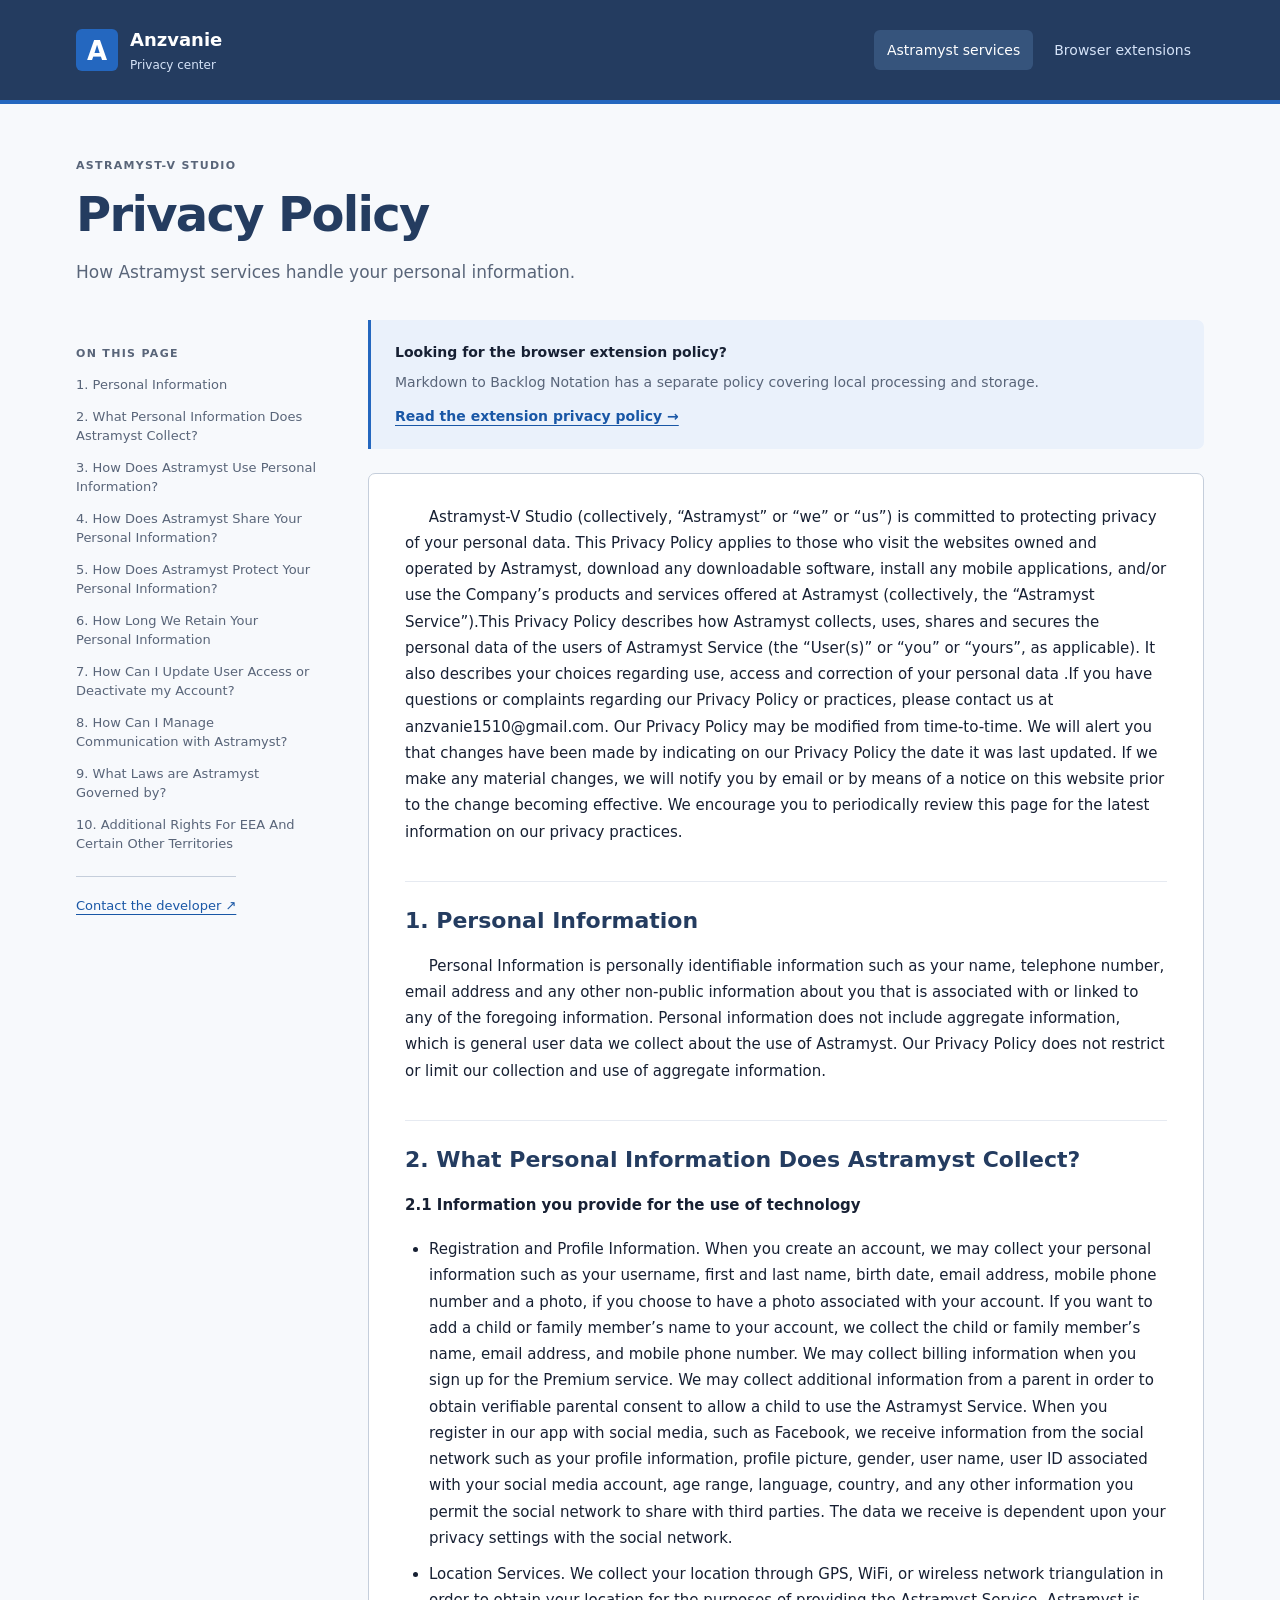
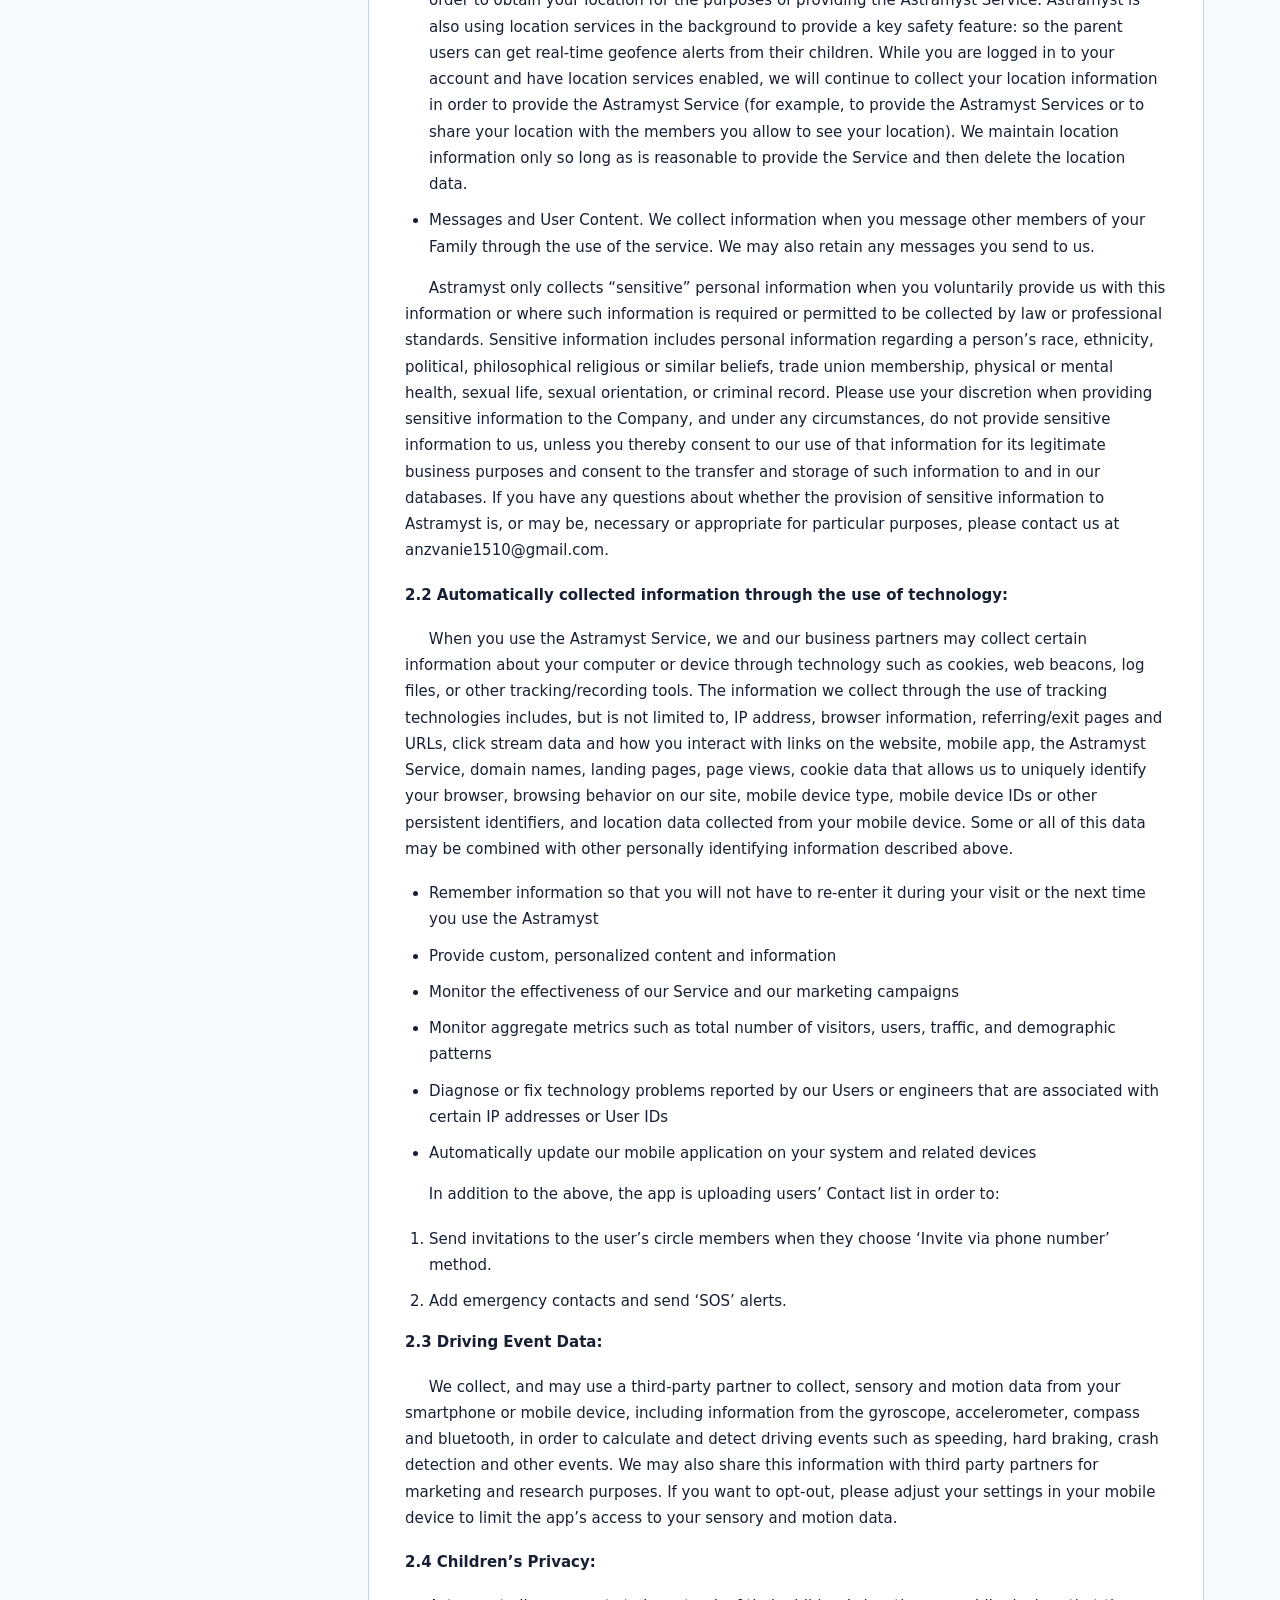
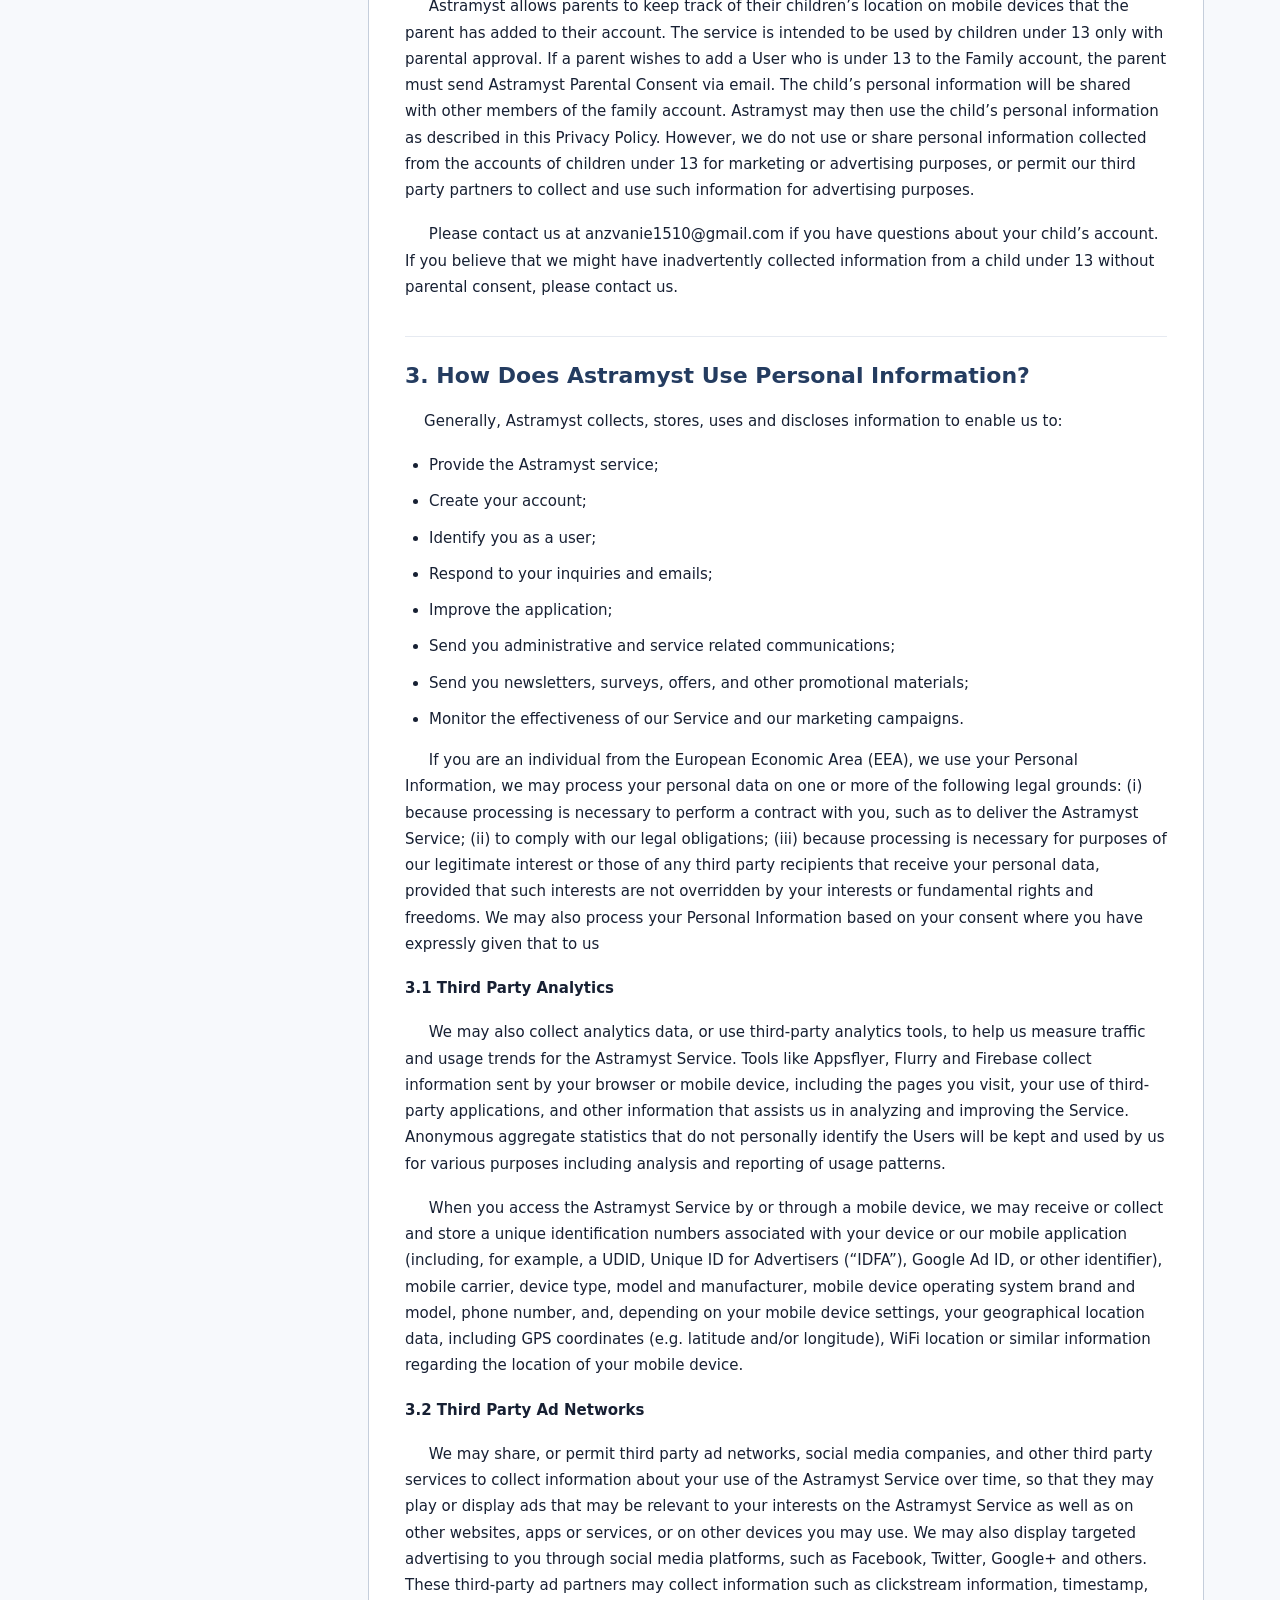
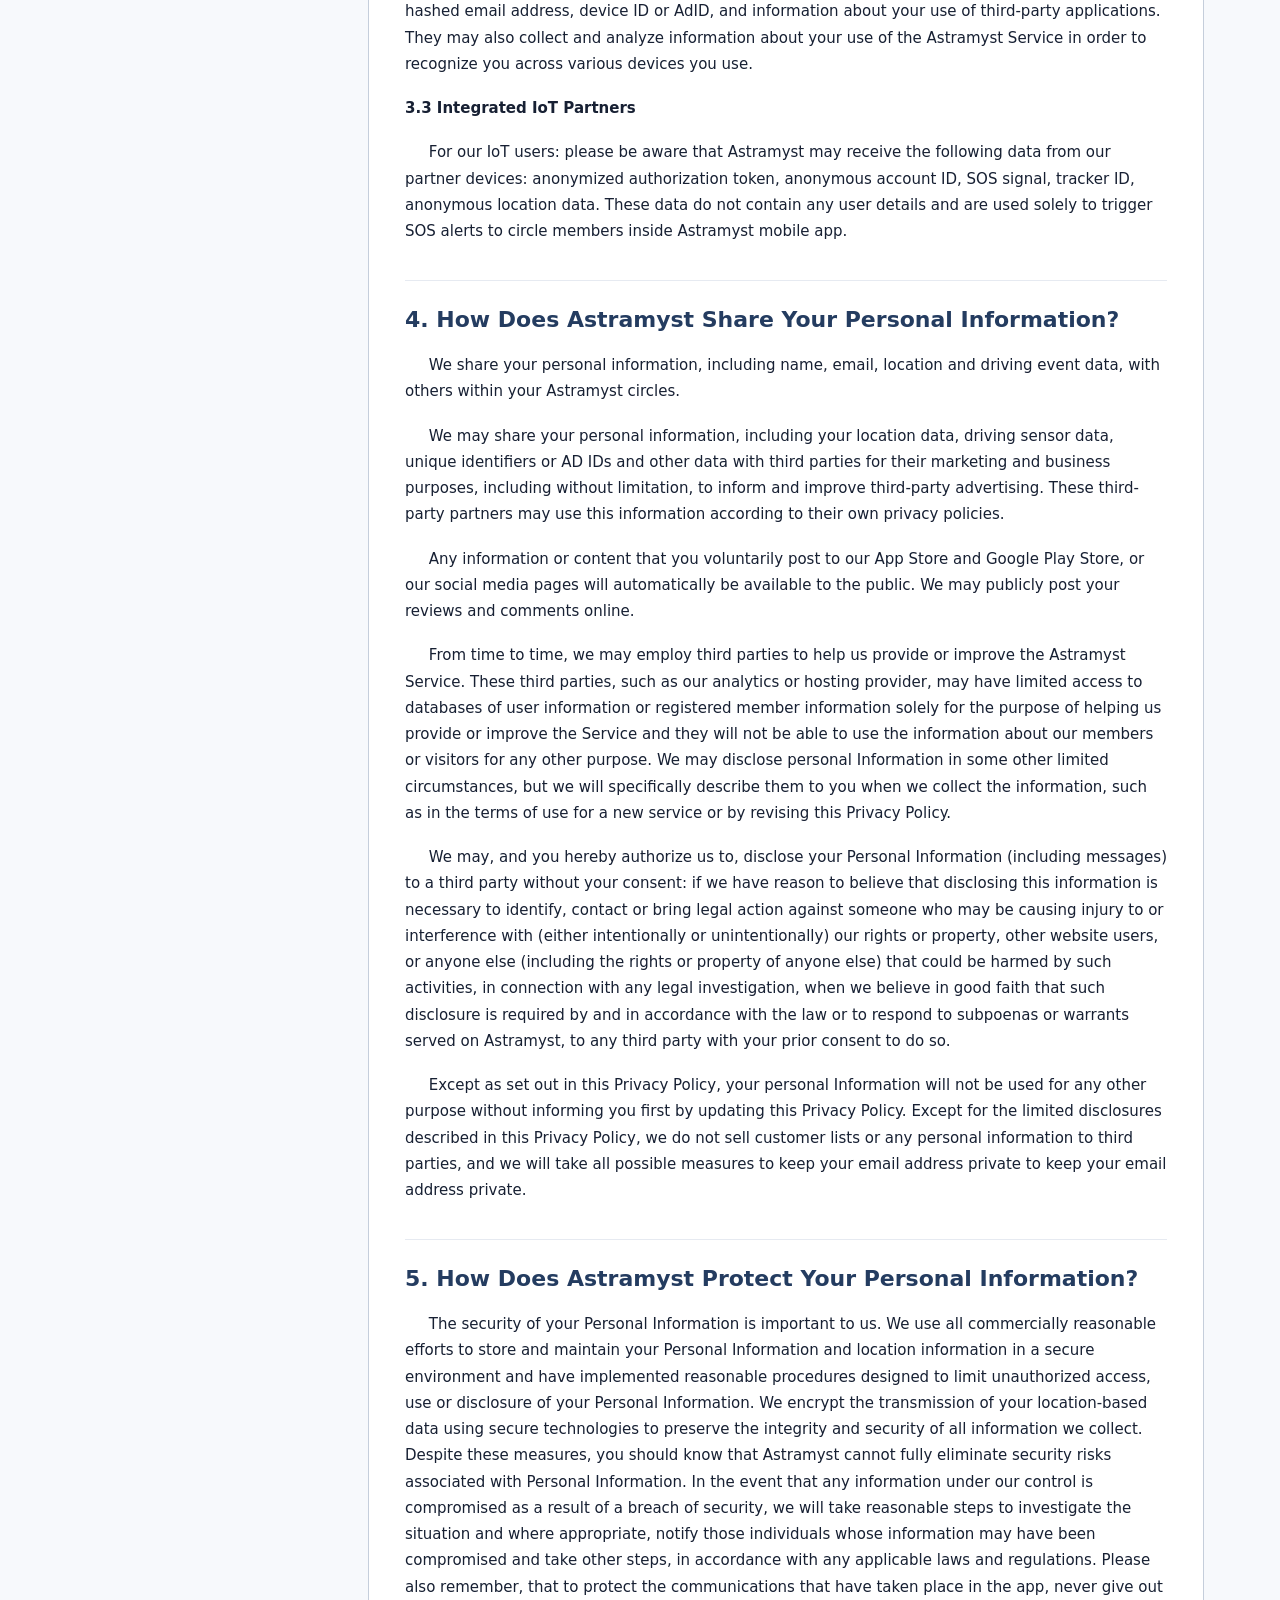
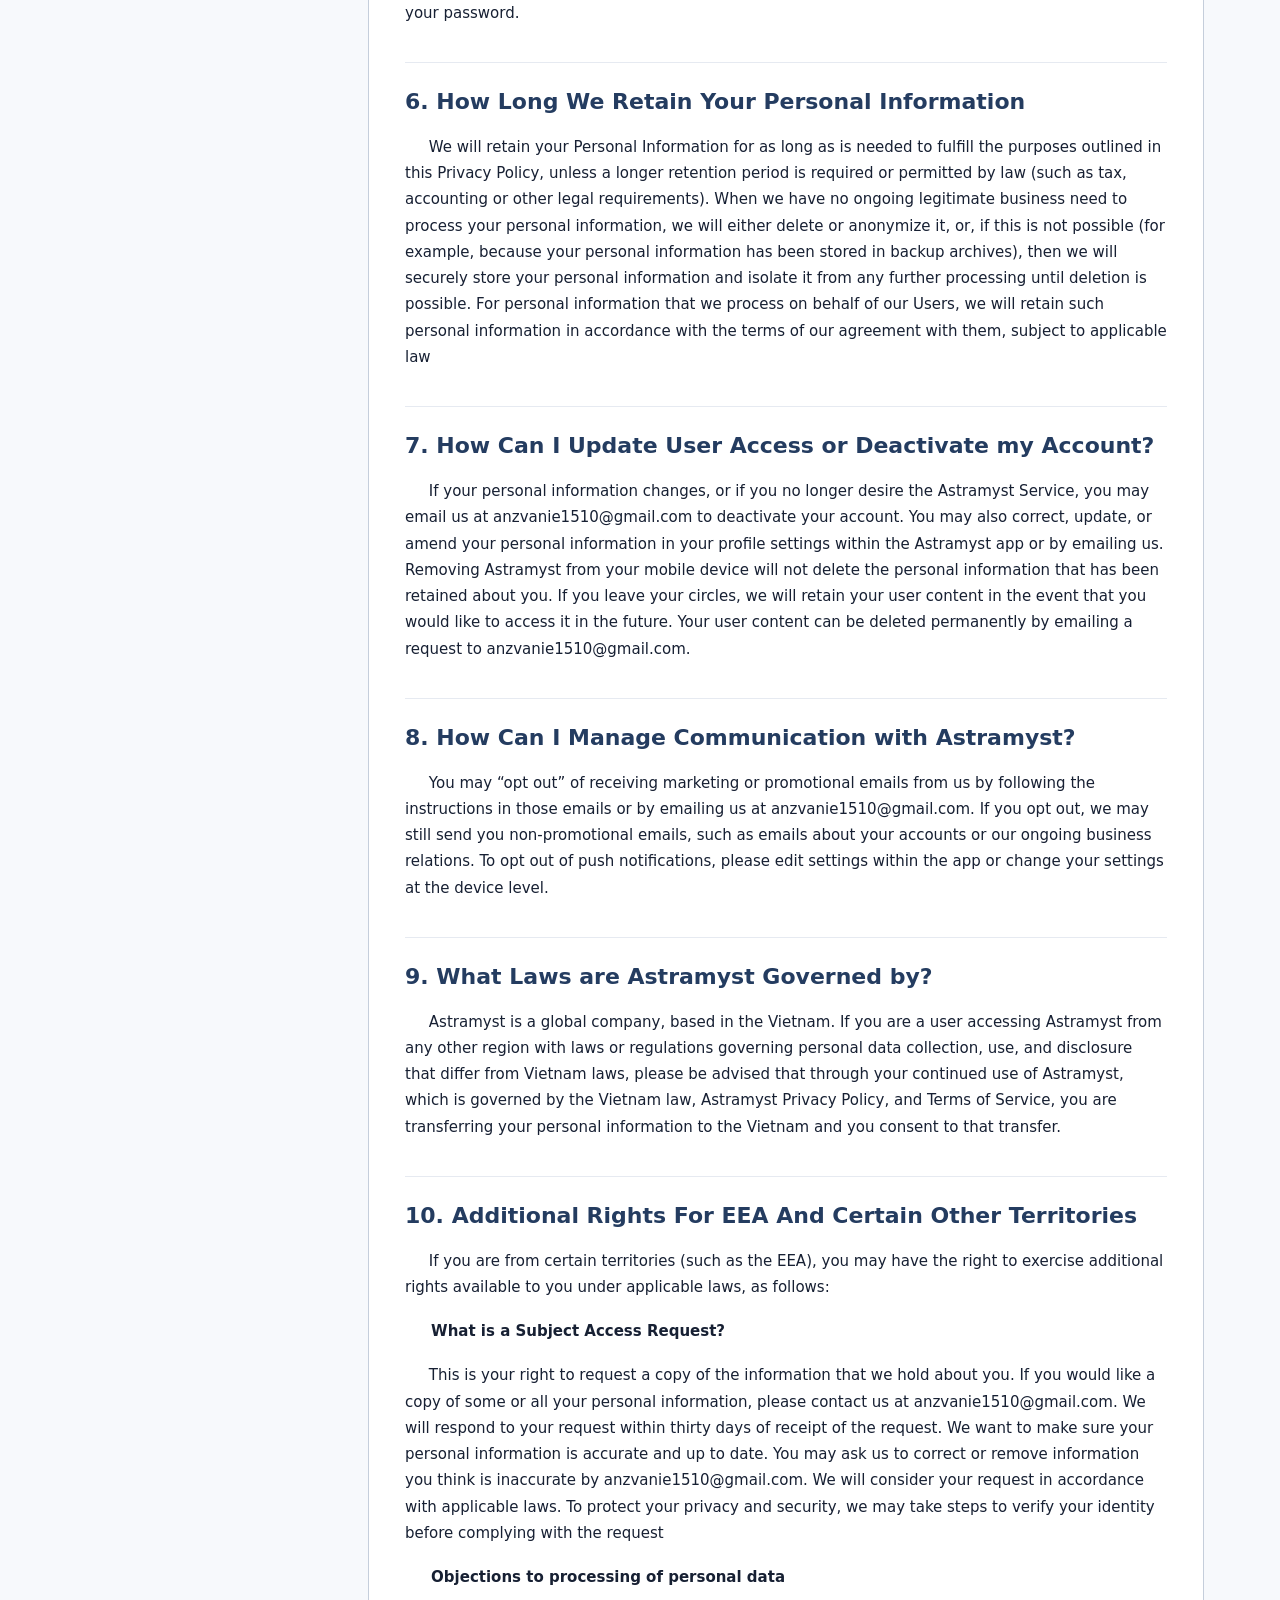
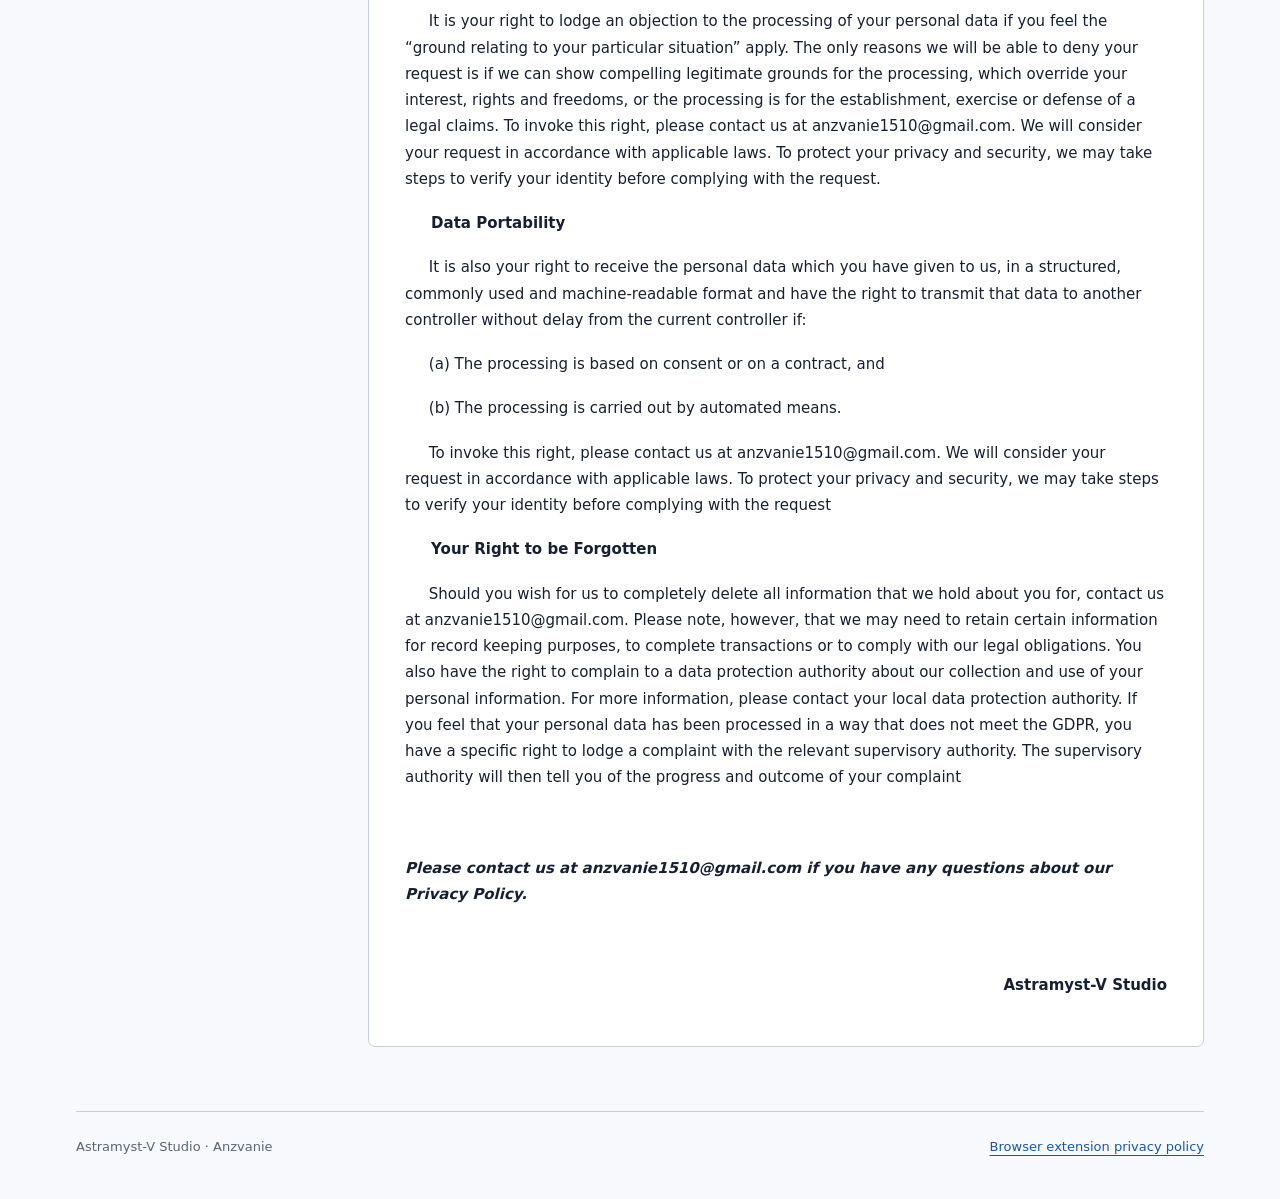
<file: index.html>
<!doctype html>
<html lang="en"><head><meta charset="utf-8"><meta name="viewport" content="width=device-width,initial-scale=1">
<meta name="description" content="Privacy policies for Astramyst services and Anzvanie browser extensions.">
<title>Privacy Policy · Astramyst</title><link rel="stylesheet" href="styles.css"></head><body>
<header class="site-header"><div class="header-inner"><a class="brand" href="./"><span class="brand-mark" aria-hidden="true">A</span><span>Anzvanie <small>Privacy center</small></span></a><nav aria-label="Policies"><a href="./" aria-current="page">Astramyst services</a><a href="extensions/">Browser extensions</a></nav></div></header>
<div class="page-heading"><p class="eyebrow">Astramyst-V Studio</p><h1>Privacy Policy</h1><p>How Astramyst services handle your personal information.</p></div>
<div class="policy-layout"><aside><div class="contents"><p class="eyebrow">On this page</p><nav aria-label="Policy sections"><a href="#section-1">1. Personal Information</a><a href="#section-2">2. What Personal Information Does Astramyst Collect?</a><a href="#section-3">3. How Does Astramyst Use Personal Information?</a><a href="#section-4">4. How Does Astramyst Share Your Personal Information?</a><a href="#section-5">5. How Does Astramyst Protect Your Personal Information?</a><a href="#section-6">6. How Long We Retain Your Personal Information</a><a href="#section-7">7. How Can I Update User Access or Deactivate my Account?</a><a href="#section-8">8. How Can I Manage Communication with Astramyst?</a><a href="#section-9">9. What Laws are Astramyst Governed by?</a><a href="#section-10">10. Additional Rights For EEA And Certain Other Territories</a></nav><a class="contact-link" href="mailto:anzvanie1510@gmail.com">Contact the developer ↗</a></div></aside><main id="main-content">
<div class="scope-note"><strong>Looking for the browser extension policy?</strong><p>Markdown to Backlog Notation has a separate policy covering local processing and storage.</p><a href="extensions/">Read the extension privacy policy →</a></div>
<article class="policy-copy">
<p>&nbsp; &nbsp; &nbsp;Astramyst-V Studio (collectively, “Astramyst” or “we” or “us”) is committed to protecting privacy of your personal data. This Privacy Policy applies to those who visit the websites owned and operated by Astramyst, download any downloadable software, install any mobile applications, and/or use the Company’s products and services offered at Astramyst (collectively, the “Astramyst Service”).This Privacy Policy describes how Astramyst collects, uses, shares and secures the personal data of the users of Astramyst Service (the “User(s)” or “you” or “yours”, as applicable). It also describes your choices regarding use, access and correction of your personal data .If you have questions or complaints regarding our Privacy Policy or practices, please contact us at anzvanie1510@gmail.com. Our Privacy Policy may be modified from time-to-time. We will alert you that changes have been made by indicating on our Privacy Policy the date it was last updated. If we make any material changes, we will notify you by email or by means of a notice on this website prior to the change becoming effective. We encourage you to periodically review this page for the latest information on our privacy practices.</p>
<h3 id="section-1">1.&nbsp;<strong>Personal Information</strong></h3>
<p>&nbsp; &nbsp; &nbsp;Personal Information is personally identifiable information such as your name, telephone number, email address and any other non-public information about you that is associated with or linked to any of the foregoing information. Personal information does not include aggregate information, which is general user data we collect about the use of Astramyst. Our Privacy Policy does not restrict or limit our collection and use of aggregate information.</p>
<h3 id="section-2">2.&nbsp;<strong>What Personal Information Does Astramyst Collect?</strong></h3>
<p><strong>2.1 Information you provide for the use of technology</strong></p>
<ul>
<li>Registration and Profile Information. When you create an account, we may collect your personal information such as your username, first and last name, birth date, email address, mobile phone number and a photo, if you choose to have a photo associated with your account. If you want to add a child or family member’s name to your account, we collect the child or family member’s name, email address, and mobile phone number. We may collect billing information when you sign up for the Premium service. We may collect additional information from a parent in order to obtain verifiable parental consent to allow a child to use the Astramyst Service. When you register in our app with social media, such as Facebook, we receive information from the social network such as your profile information, profile picture, gender, user name, user ID associated with your social media account, age range, language, country, and any other information you permit the social network to share with third parties. The data we receive is dependent upon your privacy settings with the social network.</li>
<li>Location Services. We collect your location through GPS, WiFi, or wireless network triangulation in order to obtain your location for the purposes of providing the Astramyst Service. Astramyst is also using location services in the background to provide a key safety feature: so the parent users can get real-time geofence alerts from their children. While you are logged in to your account and have location services enabled, we will continue to collect your location information in order to provide the Astramyst Service (for example, to provide the Astramyst Services or to share your location with the members you allow to see your location). We maintain location information only so long as is reasonable to provide the Service and then delete the location data.</li>
<li>Messages and User Content. We collect information when you message other members of your Family through the use of the service. We may also retain any messages you send to us.</li>
</ul>
<p>&nbsp; &nbsp; &nbsp;Astramyst only collects “sensitive” personal information when you voluntarily provide us with this information or where such information is required or permitted to be collected by law or professional standards. Sensitive information includes personal information regarding a person’s race, ethnicity, political, philosophical religious or similar beliefs, trade union membership, physical or mental health, sexual life, sexual orientation, or criminal record. Please use your discretion when providing sensitive information to the Company, and under any circumstances, do not provide sensitive information to us, unless you thereby consent to our use of that information for its legitimate business purposes and consent to the transfer and storage of such information to and in our databases. If you have any questions about whether the provision of sensitive information to Astramyst is, or may be, necessary or appropriate for particular purposes, please contact us at anzvanie1510@gmail.com.</p>
<p><strong>2.2 Automatically collected information through the use of technology:</strong></p>
<p>&nbsp; &nbsp; &nbsp;When you use the Astramyst Service, we and our business partners may collect certain information about your computer or device through technology such as cookies, web beacons, log files, or other tracking/recording tools. The information we collect through the use of tracking technologies includes, but is not limited to, IP address, browser information, referring/exit pages and URLs, click stream data and how you interact with links on the website, mobile app, the Astramyst Service, domain names, landing pages, page views, cookie data that allows us to uniquely identify your browser, browsing behavior on our site, mobile device type, mobile device IDs or other persistent identifiers, and location data collected from your mobile device. Some or all of this data may be combined with other personally identifying information described above.</p>
<ul>
<li>Remember information so that you will not have to re-enter it during your visit or the next time you use the Astramyst</li>
<li>Provide custom, personalized content and information</li>
<li>Monitor the effectiveness of our Service and our marketing campaigns</li>
<li>Monitor aggregate metrics such as total number of visitors, users, traffic, and demographic patterns</li>
<li>Diagnose or fix technology problems reported by our Users or engineers that are associated with certain IP addresses or User IDs</li>
<li>Automatically update our mobile application on your system and related devices</li>
</ul>
<p>&nbsp; &nbsp; &nbsp;In addition to the above, the app is uploading users’ Contact list in order to:</p>
<ol>
<li>Send invitations to the user’s circle members when they choose ‘Invite via phone number’ method.</li>
<li>Add emergency contacts and send ‘SOS’ alerts.</li>
</ol>
<p><strong>2.3 Driving Event Data:</strong></p>
<p>&nbsp; &nbsp; &nbsp;We collect, and may use a third-party partner to collect, sensory and motion data from your smartphone or mobile device, including information from the gyroscope, accelerometer, compass and bluetooth, in order to calculate and detect driving events such as speeding, hard braking, crash detection and other events. We may also share this information with third party partners for marketing and research purposes. If you want to opt-out, please adjust your settings in your mobile device to limit the app’s access to your sensory and motion data.</p>
<p><strong>2.4 Children’s Privacy:</strong></p>
<p>&nbsp; &nbsp; &nbsp;Astramyst allows parents to keep track of their children’s location on mobile devices that the parent has added to their account. The service is intended to be used by children under 13 only with parental approval. If a parent wishes to add a User who is under 13 to the Family account, the parent must send Astramyst Parental Consent via email. The child’s personal information will be shared with other members of the family account. Astramyst may then use the child’s personal information as described in this Privacy Policy. However, we do not use or share personal information collected from the accounts of children under 13 for marketing or advertising purposes, or permit our third party partners to collect and use such information for advertising purposes.</p>
<p>&nbsp; &nbsp; &nbsp;Please contact us at anzvanie1510@gmail.com if you have questions about your child’s account. If you believe that we might have inadvertently collected information from a child under 13 without parental consent, please contact us.</p>
<h3 id="section-3">3.&nbsp;<strong>How Does Astramyst Use Personal Information?</strong></h3>
<p>&nbsp; &nbsp; Generally, Astramyst collects, stores, uses and discloses information to enable us to:</p>
<ul>
<li>Provide the Astramyst service;</li>
<li>Create your account;</li>
<li>Identify you as a user;</li>
<li>Respond to your inquiries and emails;</li>
<li>Improve the application;</li>
<li>Send you administrative and service related communications;</li>
<li>Send you newsletters, surveys, offers, and other promotional materials;</li>
<li>Monitor the effectiveness of our Service and our marketing campaigns.</li>
</ul>
<p>&nbsp; &nbsp; &nbsp;If you are an individual from the European Economic Area (EEA), we use your Personal Information, we may process your personal data on one or more of the following legal grounds: (i) because processing is necessary to perform a contract with you, such as to deliver the Astramyst Service; (ii) to comply with our legal obligations; (iii) because processing is necessary for purposes of our legitimate interest or those of any third party recipients that receive your personal data, provided that such interests are not overridden by your interests or fundamental rights and freedoms. We may also process your Personal Information based on your consent where you have expressly given that to us</p>
<p><strong>3.1 Third Party Analytics</strong></p>
<p>&nbsp; &nbsp; &nbsp;We may also collect analytics data, or use third-party analytics tools, to help us measure traffic and usage trends for the Astramyst Service. Tools like Appsflyer, Flurry and Firebase collect information sent by your browser or mobile device, including the pages you visit, your use of third-party applications, and other information that assists us in analyzing and improving the Service. Anonymous aggregate statistics that do not personally identify the Users will be kept and used by us for various purposes including analysis and reporting of usage patterns.</p>
<p>&nbsp; &nbsp; &nbsp;When you access the Astramyst Service by or through a mobile device, we may receive or collect and store a unique identification numbers associated with your device or our mobile application (including, for example, a UDID, Unique ID for Advertisers (“IDFA”), Google Ad ID, or other identifier), mobile carrier, device type, model and manufacturer, mobile device operating system brand and model, phone number, and, depending on your mobile device settings, your geographical location data, including GPS coordinates (e.g. latitude and/or longitude), WiFi location or similar information regarding the location of your mobile device.</p>
<p><strong>3.2 Third Party Ad Networks</strong></p>
<p>&nbsp; &nbsp; &nbsp;We may share, or permit third party ad networks, social media companies, and other third party services to collect information about your use of the Astramyst Service over time, so that they may play or display ads that may be relevant to your interests on the Astramyst Service as well as on other websites, apps or services, or on other devices you may use. We may also display targeted advertising to you through social media platforms, such as Facebook, Twitter, Google+ and others. These third-party ad partners may collect information such as clickstream information, timestamp, hashed email address, device ID or AdID, and information about your use of third-party applications. They may also collect and analyze information about your use of the Astramyst Service in order to recognize you across various devices you use.</p>
<p><strong>3.3 Integrated IoT Partners</strong></p>
<p>&nbsp; &nbsp; &nbsp;For our IoT users: please be aware that Astramyst may receive the following data from our partner devices: anonymized authorization token, anonymous account ID, SOS signal, tracker ID, anonymous location data. These data do not contain any user details and are used solely to trigger SOS alerts to circle members inside Astramyst mobile app.</p>
<h3 id="section-4">4.&nbsp;<strong>How Does Astramyst Share Your Personal Information?</strong></h3>
<p>&nbsp; &nbsp; &nbsp;We share your personal information, including name, email, location and driving event data, with others within your Astramyst circles.</p>
<p>&nbsp; &nbsp; &nbsp;We may share your personal information, including your location data, driving sensor data, unique identifiers or AD IDs and other data with third parties for their marketing and business purposes, including without limitation, to inform and improve third-party advertising. These third-party partners may use this information according to their own privacy policies.</p>
<p>&nbsp; &nbsp; &nbsp;Any information or content that you voluntarily post to our App Store and Google Play Store, or our social media pages will automatically be available to the public. We may publicly post your reviews and comments online.</p>
<p>&nbsp; &nbsp; &nbsp;From time to time, we may employ third parties to help us provide or improve the Astramyst Service. These third parties, such as our analytics or hosting provider, may have limited access to databases of user information or registered member information solely for the purpose of helping us provide or improve the Service and they will not be able to use the information about our members or visitors for any other purpose. We may disclose personal Information in some other limited circumstances, but we will specifically describe them to you when we collect the information, such as in the terms of use for a new service or by revising this Privacy Policy.</p>
<p>&nbsp; &nbsp; &nbsp;We may, and you hereby authorize us to, disclose your Personal Information (including messages) to a third party without your consent: if we have reason to believe that disclosing this information is necessary to identify, contact or bring legal action against someone who may be causing injury to or interference with (either intentionally or unintentionally) our rights or property, other website users, or anyone else (including the rights or property of anyone else) that could be harmed by such activities, in connection with any legal investigation, when we believe in good faith that such disclosure is required by and in accordance with the law or to respond to subpoenas or warrants served on Astramyst, to any third party with your prior consent to do so.</p>
<p>&nbsp; &nbsp; &nbsp;Except as set out in this Privacy Policy, your personal Information will not be used for any other purpose without informing you first by updating this Privacy Policy. Except for the limited disclosures described in this Privacy Policy, we do not sell customer lists or any personal information to third parties, and we will take all possible measures to keep your email address private to keep your email address private.</p>
<h3 id="section-5">5.&nbsp;<strong>How Does Astramyst Protect Your Personal Information?</strong></h3>
<p>&nbsp; &nbsp; &nbsp;The security of your Personal Information is important to us. We use all commercially reasonable efforts to store and maintain your Personal Information and location information in a secure environment and have implemented reasonable procedures designed to limit unauthorized access, use or disclosure of your Personal Information. We encrypt the transmission of your location-based data using secure technologies to preserve the integrity and security of all information we collect. Despite these measures, you should know that Astramyst cannot fully eliminate security risks associated with Personal Information. In the event that any information under our control is compromised as a result of a breach of security, we will take reasonable steps to investigate the situation and where appropriate, notify those individuals whose information may have been compromised and take other steps, in accordance with any applicable laws and regulations. Please also remember, that to protect the communications that have taken place in the app, never give out your password.</p>
<h3 id="section-6">6.&nbsp;<strong>How Long We Retain Your Personal Information</strong></h3>
<p>&nbsp; &nbsp; &nbsp;We will retain your Personal Information for as long as is needed to fulfill the purposes outlined in this Privacy Policy, unless a longer retention period is required or permitted by law (such as tax, accounting or other legal requirements). When we have no ongoing legitimate business need to process your personal information, we will either delete or anonymize it, or, if this is not possible (for example, because your personal information has been stored in backup archives), then we will securely store your personal information and isolate it from any further processing until deletion is possible. For personal information that we process on behalf of our Users, we will retain such personal information in accordance with the terms of our agreement with them, subject to applicable law</p>
<h3 id="section-7">7.&nbsp;<strong>How Can I Update User Access or Deactivate my Account?</strong></h3>
<p>&nbsp; &nbsp; &nbsp;If your personal information changes, or if you no longer desire the Astramyst Service, you may email us at anzvanie1510@gmail.com to deactivate your account. You may also correct, update, or amend your personal information in your profile settings within the Astramyst app or by emailing us. Removing Astramyst from your mobile device will not delete the personal information that has been retained about you. If you leave your circles, we will retain your user content in the event that you would like to access it in the future. Your user content can be deleted permanently by emailing a request to anzvanie1510@gmail.com.</p>
<h3 id="section-8">8.&nbsp;<strong>How Can I Manage Communication with Astramyst?</strong></h3>
<p>&nbsp; &nbsp; &nbsp;You may “opt out” of receiving marketing or promotional emails from us by following the instructions in those emails or by emailing us at anzvanie1510@gmail.com. If you opt out, we may still send you non-promotional emails, such as emails about your accounts or our ongoing business relations. To opt out of push notifications, please edit settings within the app or change your settings at the device level.</p>
<h3 id="section-9">9.&nbsp;<strong>What Laws are Astramyst Governed by?</strong></h3>
<p>&nbsp; &nbsp; &nbsp;Astramyst is a global company, based in the Vietnam. If you are a user accessing Astramyst from any other region with laws or regulations governing personal data collection, use, and disclosure that differ from Vietnam laws, please be advised that through your continued use of Astramyst, which is governed by the Vietnam law, Astramyst Privacy Policy, and Terms of Service, you are transferring your personal information to the Vietnam and you consent to that transfer.</p>
<h3 id="section-10">10.&nbsp;<strong>Additional Rights For EEA And Certain Other Territories</strong>&nbsp;</h3>
<p>&nbsp; &nbsp; &nbsp;If you are from certain territories (such as the EEA), you may have the right to exercise additional rights available to you under applicable laws, as follows:</p>
<p><strong>&nbsp; &nbsp; &nbsp;What is a Subject Access Request?</strong></p>
<p>&nbsp; &nbsp; &nbsp;This is your right to request a copy of the information that we hold about you. If you would like a copy of some or all your personal information, please contact us at anzvanie1510@gmail.com. We will respond to your request within thirty days of receipt of the request. We want to make sure your personal information is accurate and up to date. You may ask us to correct or remove information you think is inaccurate by anzvanie1510@gmail.com. We will consider your request in accordance with applicable laws. To protect your privacy and security, we may take steps to verify your identity before complying with the request</p>
<p><strong>&nbsp; &nbsp; &nbsp;Objections to processing of personal data</strong></p>
<p>&nbsp; &nbsp; &nbsp;It is your right to lodge an objection to the processing of your personal data if you feel the “ground relating to your particular situation” apply. The only reasons we will be able to deny your request is if we can show compelling legitimate grounds for the processing, which override your interest, rights and freedoms, or the processing is for the establishment, exercise or defense of a legal claims. To invoke this right, please contact us at anzvanie1510@gmail.com. We will consider your request in accordance with applicable laws. To protect your privacy and security, we may take steps to verify your identity before complying with the request.</p>
<p><strong>&nbsp; &nbsp; &nbsp;Data Portability</strong></p>
<p>&nbsp; &nbsp; &nbsp;It is also your right to receive the personal data which you have given to us, in a structured, commonly used and machine-readable format and have the right to transmit that data to another controller without delay from the current controller if:</p>
<p>&nbsp; &nbsp; &nbsp;(a) The processing is based on consent or on a contract, and</p>
<p>&nbsp; &nbsp; &nbsp;(b) The processing is carried out by automated means.</p>
<p>&nbsp; &nbsp; &nbsp;To invoke this right, please contact us at anzvanie1510@gmail.com. We will consider your request in accordance with applicable laws. To protect your privacy and security, we may take steps to verify your identity before complying with the request</p>
<p><strong>&nbsp; &nbsp; &nbsp;Your Right to be Forgotten</strong></p>
<p>&nbsp; &nbsp; &nbsp;Should you wish for us to completely delete all information that we hold about you for, contact us at anzvanie1510@gmail.com. Please note, however, that we may need to retain certain information for record keeping purposes, to complete transactions or to comply with our legal obligations. You also have the right to complain to a data protection authority about our collection and use of your personal information. For more information, please contact your local data protection authority. If you feel that your personal data has been processed in a way that does not meet the GDPR, you have a specific right to lodge a complaint with the relevant supervisory authority. The supervisory authority will then tell you of the progress and outcome of your complaint</p>
<p>&nbsp;</p>
<h4><em><strong>Please contact us at&nbsp;anzvanie1510@gmail.com&nbsp;if you have any questions about our Privacy Policy.</strong></em></h4>
<p>&nbsp;</p>
<p style="text-align: right;"><strong>Astramyst-V Studio</strong></p></article></main></div>
<footer class="site-footer"><span>Astramyst-V Studio · Anzvanie</span><a href="extensions/">Browser extension privacy policy</a></footer></body></html>
</file>
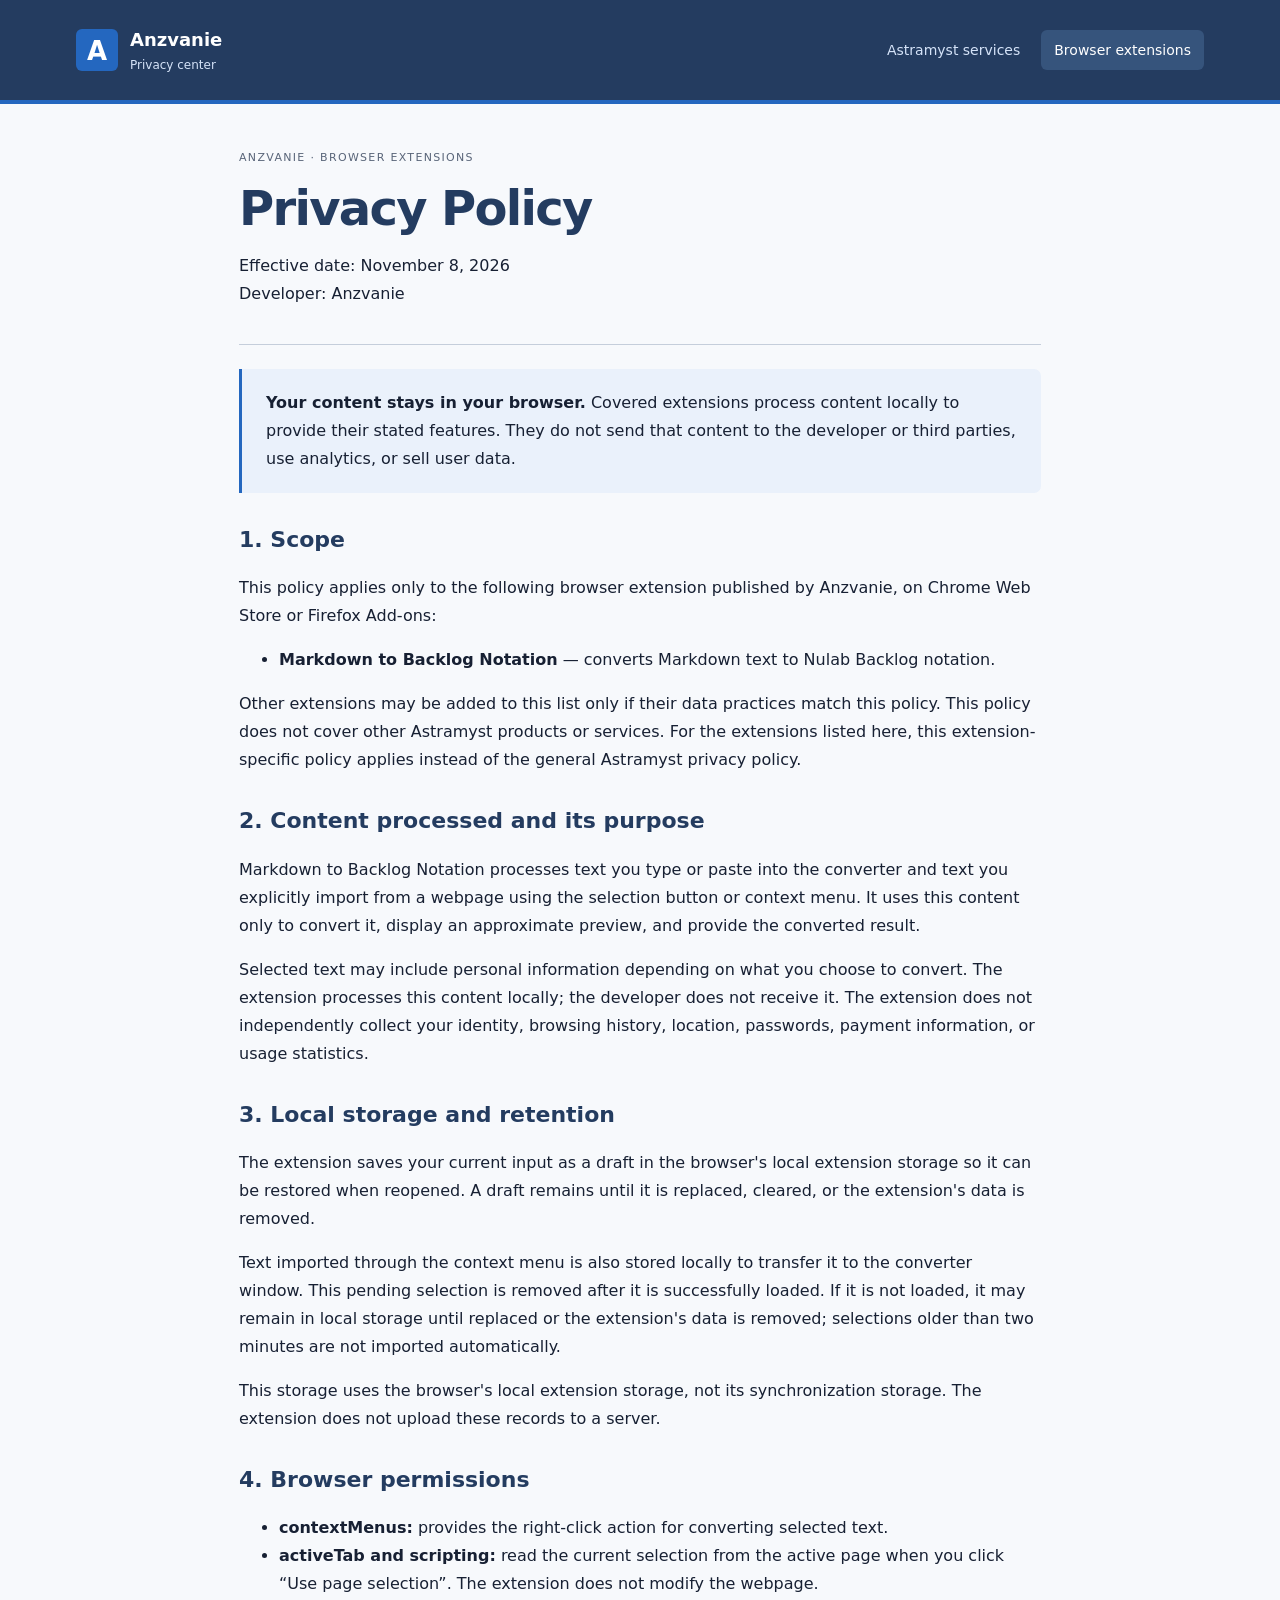
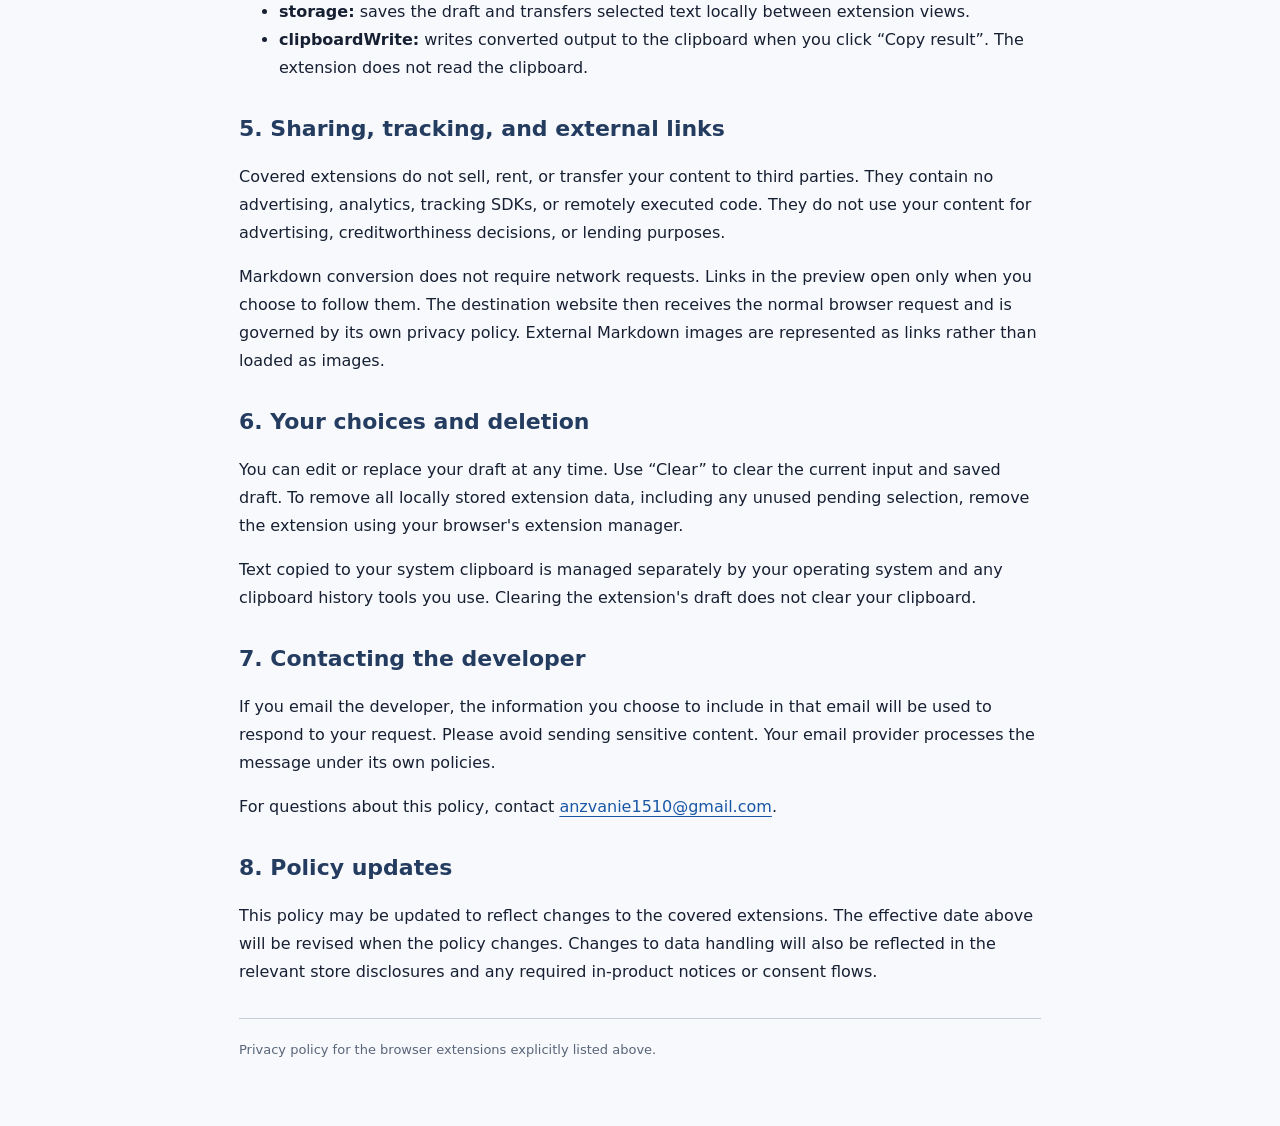
<file: extensions/index.html>
<!doctype html>
<html lang="en">
<head>
<meta charset="utf-8">
<meta name="viewport" content="width=device-width, initial-scale=1">
<meta name="description" content="Privacy policy for Anzvanie's locally processing browser extensions, including Markdown to Backlog Notation.">
<title>Browser Extensions Privacy Policy · Anzvanie</title>
<link rel="stylesheet" href="../styles.css"><style>main{max-width:850px;margin:auto;padding:44px 24px 64px}main>header{border-bottom:1px solid var(--line);padding-bottom:20px;margin-bottom:24px}main h2{font-size:22px;color:var(--navy);margin-top:32px;line-height:1.4}.label{font-size:11px;letter-spacing:.12em;text-transform:uppercase;color:var(--muted);margin-bottom:14px}.summary{background:#eaf1fb;border-left:3px solid var(--blue);padding:20px 24px;border-radius:0 7px 7px 0}main footer{border-top:1px solid var(--line);margin-top:32px;padding-top:20px;font-size:13px;color:var(--muted)}</style>
</head>
<body><header class="site-header"><div class="header-inner"><a class="brand" href="../"><span class="brand-mark" aria-hidden="true">A</span><span>Anzvanie <small>Privacy center</small></span></a><nav aria-label="Policies"><a href="../">Astramyst services</a><a href="./" aria-current="page">Browser extensions</a></nav></div></header><main>
<header><div class="label">Anzvanie · Browser extensions</div><h1>Privacy Policy</h1><p>Effective date: November 8, 2026<br>Developer: Anzvanie</p></header>
<div class="summary"><strong>Your content stays in your browser.</strong> Covered extensions process content locally to provide their stated features. They do not send that content to the developer or third parties, use analytics, or sell user data.</div>
<h2>1. Scope</h2>
<p>This policy applies only to the following browser extension published by Anzvanie, on Chrome Web Store or Firefox Add-ons:</p>
<ul><li><strong>Markdown to Backlog Notation</strong> — converts Markdown text to Nulab Backlog notation.</li></ul>
<p>Other extensions may be added to this list only if their data practices match this policy. This policy does not cover other Astramyst products or services. For the extensions listed here, this extension-specific policy applies instead of the general Astramyst privacy policy.</p>
<h2>2. Content processed and its purpose</h2>
<p>Markdown to Backlog Notation processes text you type or paste into the converter and text you explicitly import from a webpage using the selection button or context menu. It uses this content only to convert it, display an approximate preview, and provide the converted result.</p>
<p>Selected text may include personal information depending on what you choose to convert. The extension processes this content locally; the developer does not receive it. The extension does not independently collect your identity, browsing history, location, passwords, payment information, or usage statistics.</p>
<h2>3. Local storage and retention</h2>
<p>The extension saves your current input as a draft in the browser's local extension storage so it can be restored when reopened. A draft remains until it is replaced, cleared, or the extension's data is removed.</p>
<p>Text imported through the context menu is also stored locally to transfer it to the converter window. This pending selection is removed after it is successfully loaded. If it is not loaded, it may remain in local storage until replaced or the extension's data is removed; selections older than two minutes are not imported automatically.</p>
<p>This storage uses the browser's local extension storage, not its synchronization storage. The extension does not upload these records to a server.</p>
<h2>4. Browser permissions</h2>
<ul>
<li><strong>contextMenus:</strong> provides the right-click action for converting selected text.</li>
<li><strong>activeTab and scripting:</strong> read the current selection from the active page when you click “Use page selection”. The extension does not modify the webpage.</li>
<li><strong>storage:</strong> saves the draft and transfers selected text locally between extension views.</li>
<li><strong>clipboardWrite:</strong> writes converted output to the clipboard when you click “Copy result”. The extension does not read the clipboard.</li>
</ul>
<h2>5. Sharing, tracking, and external links</h2>
<p>Covered extensions do not sell, rent, or transfer your content to third parties. They contain no advertising, analytics, tracking SDKs, or remotely executed code. They do not use your content for advertising, creditworthiness decisions, or lending purposes.</p>
<p>Markdown conversion does not require network requests. Links in the preview open only when you choose to follow them. The destination website then receives the normal browser request and is governed by its own privacy policy. External Markdown images are represented as links rather than loaded as images.</p>
<h2>6. Your choices and deletion</h2>
<p>You can edit or replace your draft at any time. Use “Clear” to clear the current input and saved draft. To remove all locally stored extension data, including any unused pending selection, remove the extension using your browser's extension manager.</p>
<p>Text copied to your system clipboard is managed separately by your operating system and any clipboard history tools you use. Clearing the extension's draft does not clear your clipboard.</p>
<h2>7. Contacting the developer</h2>
<p>If you email the developer, the information you choose to include in that email will be used to respond to your request. Please avoid sending sensitive content. Your email provider processes the message under its own policies.</p>
<p>For questions about this policy, contact <a href="mailto:anzvanie1510@gmail.com">anzvanie1510@gmail.com</a>.</p>
<h2>8. Policy updates</h2>
<p>This policy may be updated to reflect changes to the covered extensions. The effective date above will be revised when the policy changes. Changes to data handling will also be reflected in the relevant store disclosures and any required in-product notices or consent flows.</p>
<footer>Privacy policy for the browser extensions explicitly listed above.</footer>
</main></body></html>
</file>
<file: styles.css>
/* Palette and typography follow Markdown to Backlog Notation. */
:root{color-scheme:light;--navy:#243c60;--blue:#2467bf;--ink:#172033;--muted:#596579;--line:#c5cedb;--surface:#f7f9fc;font-family:system-ui,-apple-system,BlinkMacSystemFont,"Segoe UI",sans-serif;color:var(--ink);background:var(--surface);line-height:1.75}*{box-sizing:border-box}body{margin:0}a{color:#1957a6;text-underline-offset:4px;overflow-wrap:anywhere}a:hover{color:#123d73}a:focus-visible{outline:3px solid #79b1fb;outline-offset:5px;border-radius:2px}.site-header{background:var(--navy);color:#fff;border-bottom:4px solid var(--blue)}.header-inner{max-width:1200px;margin:auto;min-height:100px;padding:20px 36px;display:flex;align-items:center;justify-content:space-between;gap:24px}.brand{display:flex;align-items:center;gap:12px;color:#fff;text-decoration:none;font-weight:700;font-size:18px}.brand:hover{color:#fff}.brand small{display:block;font-size:12px;font-weight:400;color:#d5e3f8}.brand-mark{display:grid;place-items:center;background:var(--blue);width:42px;height:42px;border-radius:6px;font-size:26px}.site-header nav{display:flex;gap:8px;flex-wrap:wrap}.site-header nav a{color:#d5e3f8;text-decoration:none;padding:8px 13px;border-radius:6px;font-size:14px}.site-header nav a:hover,.site-header nav a[aria-current]{color:#fff;background:#36547c}.page-heading{max-width:1200px;margin:auto;padding:52px 36px 32px}.eyebrow{text-transform:uppercase;letter-spacing:.12em;font-size:11px;font-weight:700;color:var(--muted);margin:0 0 12px}h1{font-size:clamp(32px,5vw,48px);line-height:1.15;letter-spacing:-.035em;color:var(--navy);margin:0 0 16px}.page-heading>p:last-child{color:var(--muted);margin:0;font-size:17px}.policy-layout{max-width:1200px;margin:0 auto;padding:0 36px 64px;display:grid;grid-template-columns:minmax(0,240px) minmax(0,1fr);gap:52px}.policy-layout>*{min-width:0}.contents{position:sticky;top:28px;padding-top:24px}.contents nav{display:flex;flex-direction:column;gap:12px}.contents nav a{font-size:13px;line-height:1.5;color:var(--muted);text-decoration:none}.contents nav a:hover{color:var(--blue)}.contact-link{display:inline-block;font-size:13px;border-top:1px solid var(--line);padding-top:18px;margin-top:22px}.scope-note{background:#eaf1fb;border-left:3px solid var(--blue);padding:20px 24px;border-radius:0 7px 7px 0;margin-bottom:24px;font-size:14px}.scope-note p{margin:5px 0 10px;color:var(--muted)}.scope-note a{font-weight:600}.policy-copy{background:#fff;border:1px solid var(--line);border-radius:7px;padding:30px 36px;font-size:15px;overflow-wrap:anywhere}.policy-copy h2,.policy-copy h3{color:var(--navy);font-size:22px;line-height:1.4;margin:36px 0 16px;scroll-margin-top:24px}.policy-copy h3{border-top:1px solid #e6eaf1;padding-top:24px}.policy-copy h4{font-size:15px}.policy-copy p{margin:0 0 18px}.policy-copy li{margin:10px 0}.policy-copy ul,.policy-copy ol{padding-left:24px}.site-footer{max-width:1128px;margin:auto;border-top:1px solid var(--line);padding:24px 0 40px;display:flex;justify-content:space-between;gap:20px;font-size:13px;color:var(--muted)}
@media(max-width:760px){.header-inner{padding:20px;align-items:flex-start;flex-direction:column;gap:18px}.site-header nav a{padding:8px 10px}.page-heading{padding:32px 20px 24px}.policy-layout{grid-template-columns:minmax(0,1fr);padding:0 20px 40px;gap:24px}.contents{position:static;padding:0}.contents nav{display:grid;grid-template-columns:repeat(2,minmax(0,1fr));gap:12px 20px}.contact-link{margin-top:16px}.policy-copy{padding:22px 20px}.scope-note{padding:18px}.site-footer{margin:0 20px;flex-direction:column;gap:8px}}
@media(prefers-reduced-motion:no-preference){html{scroll-behavior:smooth}}
</file>
